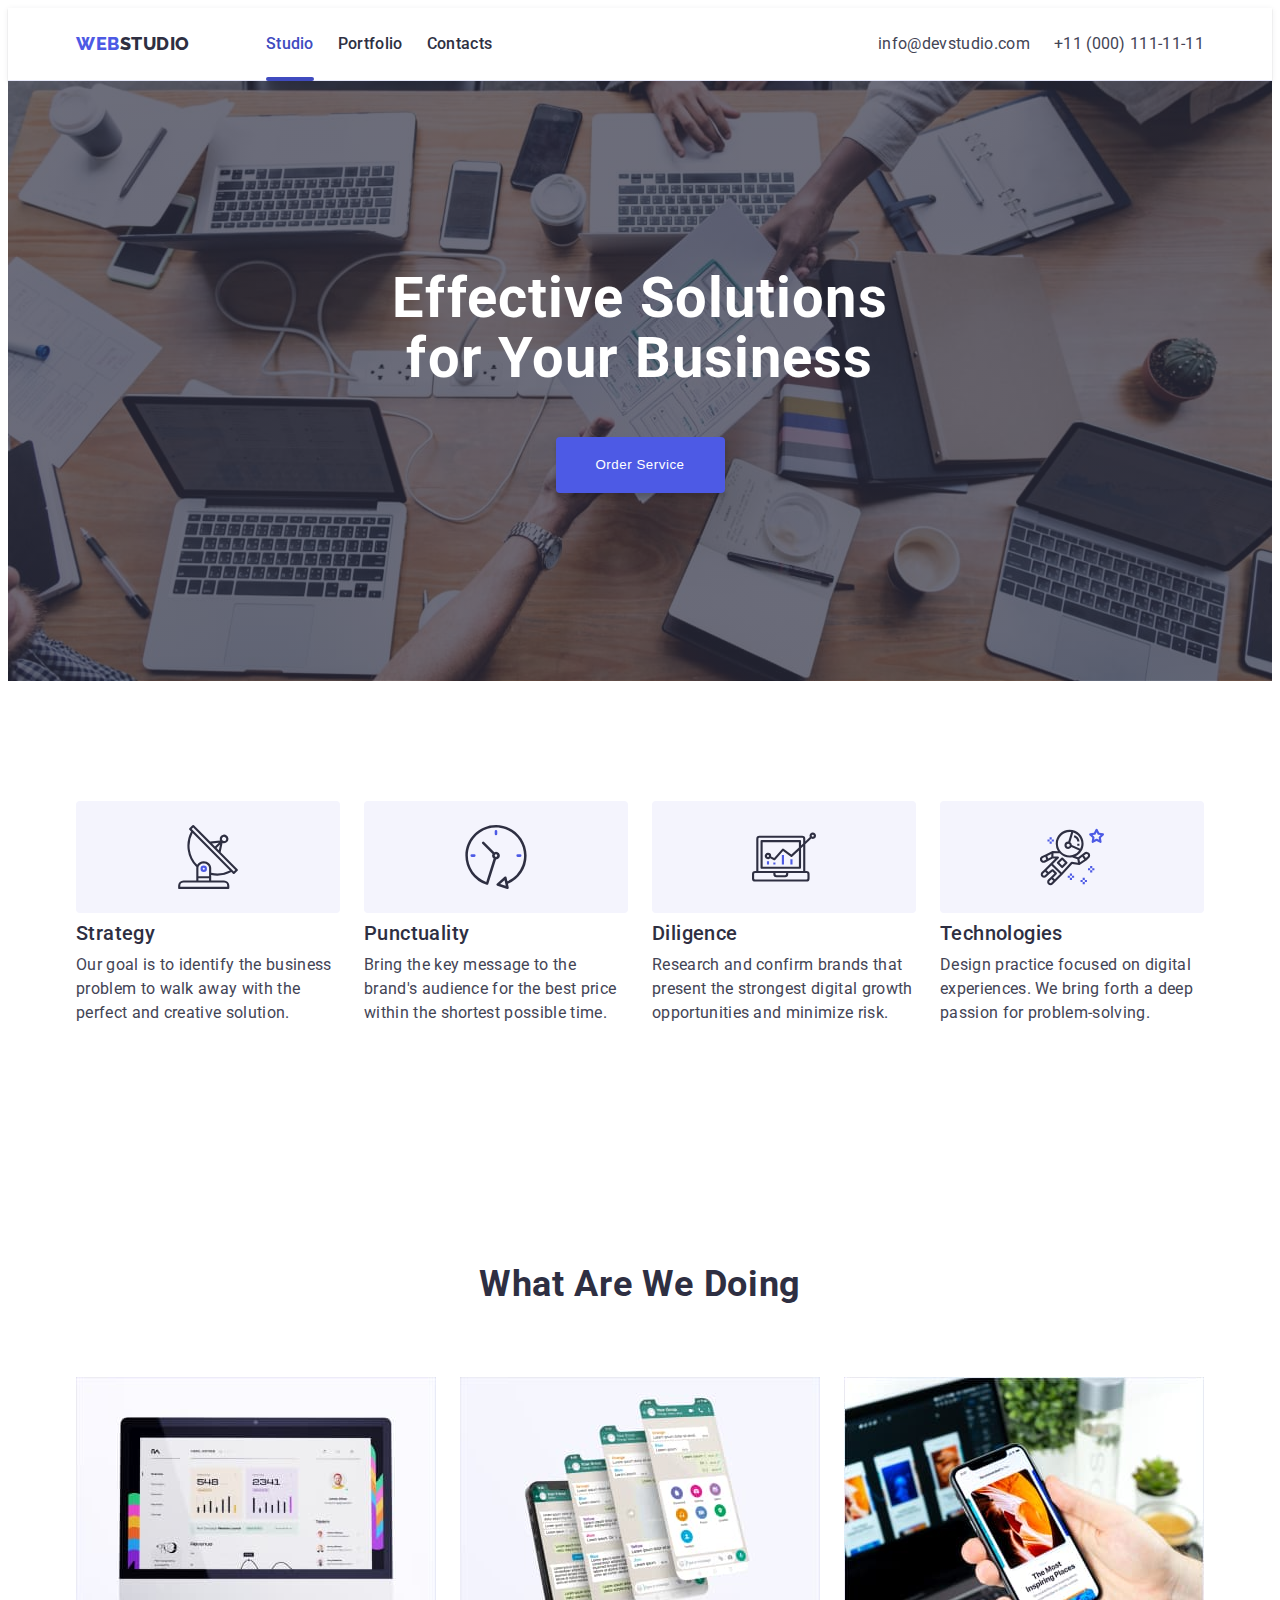
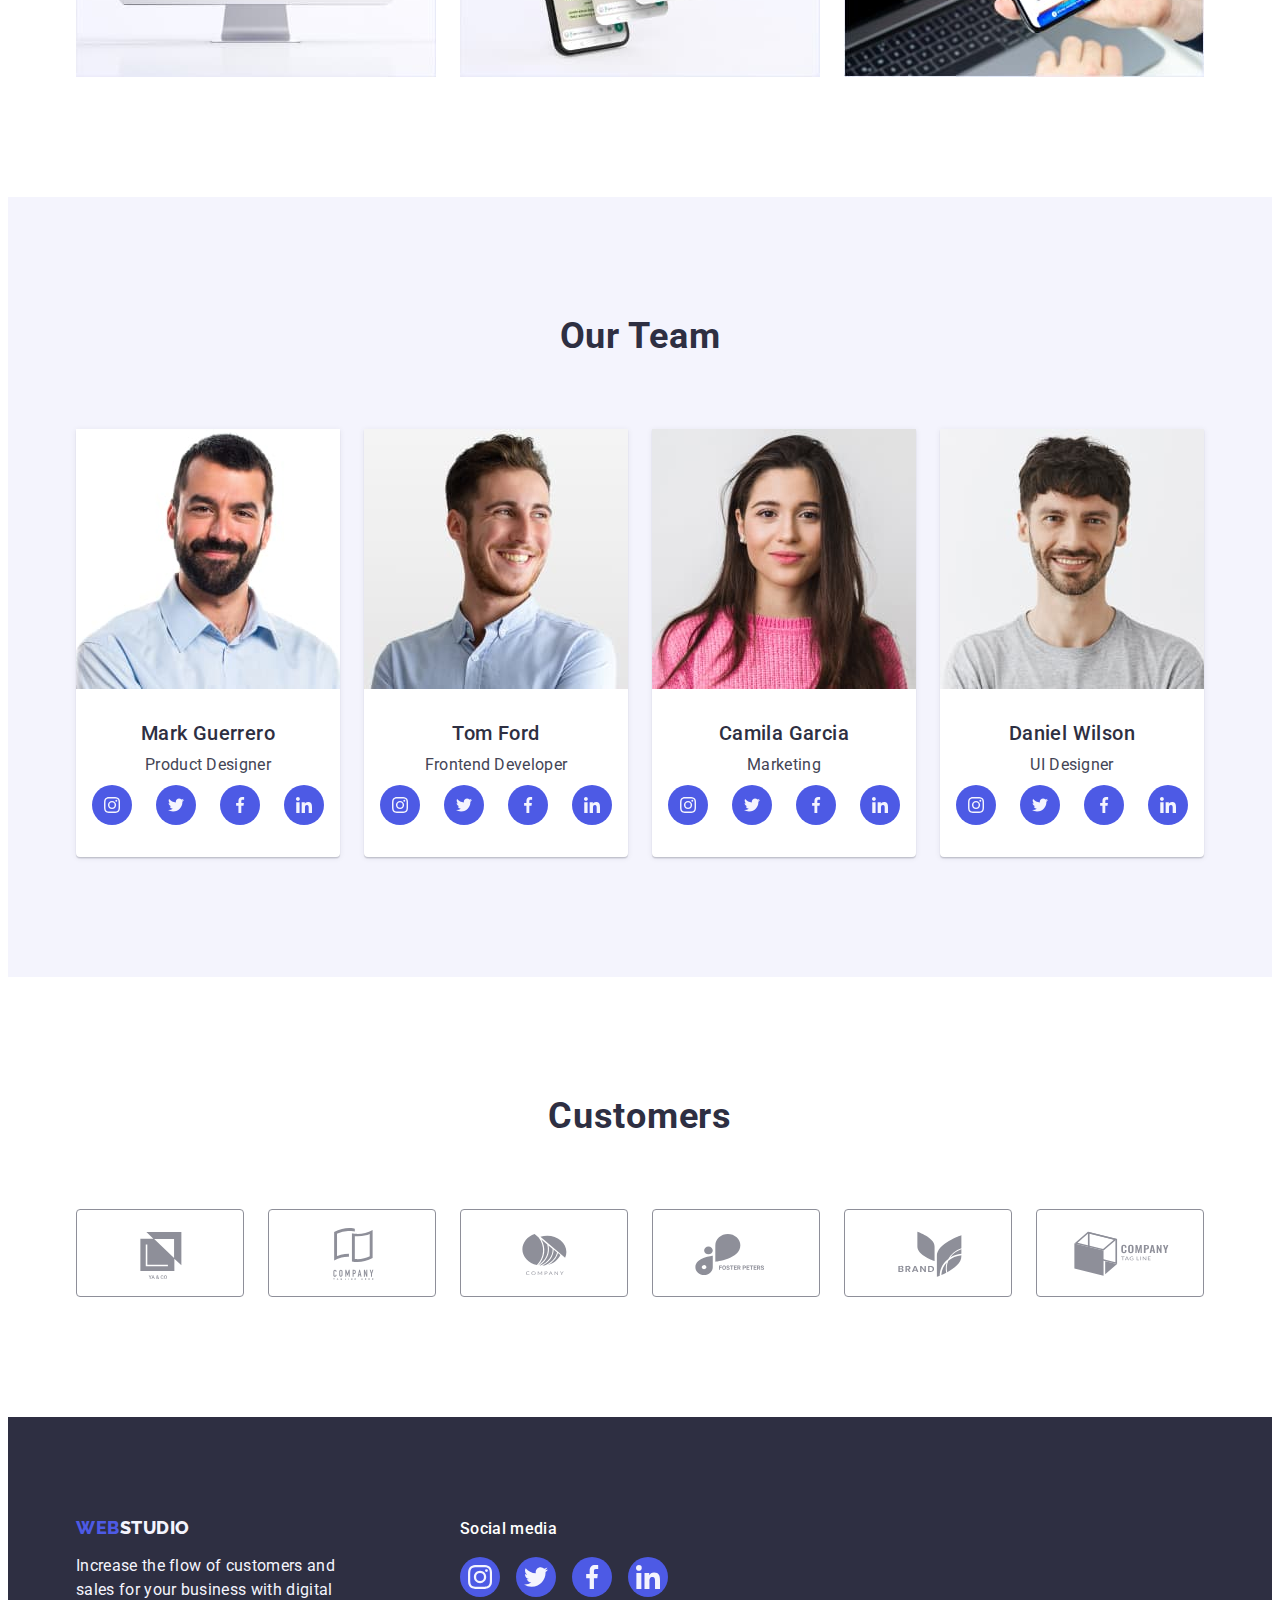
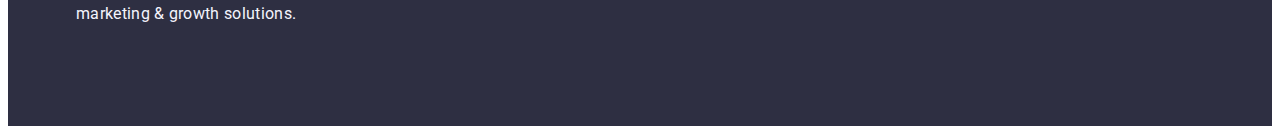
<file: index.html>
<!DOCTYPE html>
<html lang="en">
  <head>
    <meta charset="UTF-8" />
    <meta name="viewport" content="width=device-width, initial-scale=1.0" />

    <title>Effective Solutions for Your Business</title>

    <!-- Normalizator -->
    <link
      rel="stylesheet"
      href="https://cdnjs.cloudflare.com/ajax/libs/modern-normalize/2.0.0/modern-normalize.min.css"
      integrity="sha512-4xo8blKMVCiXpTaLzQSLSw3KFOVPWhm/TRtuPVc4WG6kUgjH6J03IBuG7JZPkcWMxJ5huwaBpOpnwYElP/m6wg=="
      crossorigin="anonymous"
      referrerpolicy="no-referrer"
    />
    <!-- ================== Font Styles =================== -->
    <link rel="preconnect" href="https://fonts.googleapis.com" />
    <link rel="preconnect" href="https://fonts.gstatic.com" crossorigin />
    <link
      href="https://fonts.googleapis.com/css2?family=Raleway:wght@800&family=Roboto:wght@400;500;700;900&display=swap"
      rel="stylesheet"
    />
    <!-- ================== Conection to CSS ============== -->
    <link rel="stylesheet" href="./css/styles.css" />
  </head>

  <!-- =============================== BODY ========================================== -->
  <body>
    <!-- <div class="all"> -->
    <!-- Header. logo, menu, address -->
    <header class="header-main">
      <div class="container header">
        <nav class="header-navigation">
          <!--  -->
          <!--  -->
          <!--  -->
          <a href="./index.html" class="header-link-logo link"
            >Web<span class="span-logo">Studio</span></a
          >
          <!--  -->
          <!--  -->
          <!--  -->
          <ul class="links list header-menu-ul">
            <li>
              <a class="header-link-menu link current" href="./index.html"
                >Studio</a
              >
            </li>
            <li>
              <a class="header-link-menu link" href="./portfolio.html"
                >Portfolio</a
              >
            </li>
            <li>
              <a class="header-link-menu link" href="">Contacts</a>
            </li>
          </ul>
        </nav>
        <!-- Address -->
        <address class="address">
          <ul class="links list address-list">
            <li class="header-menu-list">
              <a
                href="mailto:info@devstudio.com"
                class="header-link-address link"
                >info@devstudio.com</a
              >
            </li>
            <li class="header-menu-list">
              <a href="tel:+110001111111" class="header-link-address link"
                >+11 (000) 111-11-11</a
              >
            </li>
          </ul>
        </address>
      </div>
    </header>

    <!-- ============================== MAIN CONTENT =================================-->
    <main>
      <!-- Section 1.    h1 Main title and button -->
      <section class="section-one">
        <div class="container">
          <h1 class="main-title">Effective Solutions for Your Business</h1>

          <button type="button" class="button-order-service" data-modal-open>
            Order Service
          </button>
        </div>
      </section>

      <!-- Section 2.   Description section -->
      <section class="section-description">
        <div class="container">
          <h2 class="visually-hidden">Description</h2>
          <ul class="links list">
            <li class="features-item">
              <!-- svg -->
              <div class="description-svg-items">
                <svg class="icon" width="64" height="64">
                  <use href="./images/icons.svg#icon-antenna"></use>
                </svg>
              </div>

              <h3 class="dscr-titles">Strategy</h3>
              <p class="description">
                Our goal is to identify the business problem to walk away with
                the perfect and creative solution.
              </p>
            </li>
            <li class="features-item">
              <!-- svg -->
              <div class="description-svg-items">
                <svg class="icon" width="64" height="64">
                  <use href="./images/icons.svg#icon-clock"></use>
                </svg>
              </div>

              <h3 class="dscr-titles">Punctuality</h3>
              <p class="description">
                Bring the key message to the brand's audience for the best price
                within the shortest possible time.
              </p>
            </li>
            <li class="features-item">
              <!-- svg -->
              <div class="description-svg-items">
                <svg class="icon" width="64" height="64">
                  <use href="./images/icons.svg#icon-diagram"></use>
                </svg>
              </div>

              <h3 class="dscr-titles">Diligence</h3>
              <p class="description">
                Research and confirm brands that present the strongest digital
                growth opportunities and minimize risk.
              </p>
            </li>
            <li class="features-item">
              <!-- svg -->
              <div class="description-svg-items">
                <svg class="icon" width="64" height="64">
                  <use href="./images/icons.svg#icon-astronaut"></use>
                </svg>
              </div>

              <h3 class="dscr-titles">Technologies</h3>
              <p class="description">
                Design practice focused on digital experiences. We bring forth a
                deep passion for problem-solving.
              </p>
            </li>
          </ul>
        </div>
      </section>

      <!-- Section 3 "What are we doing".   Pictures, -->
      <section class="section-what-are-we">
        <div class="container">
          <h2 class="section-title">What are we doing</h2>
          <ul class="links list">
            <li class="section-three-list-item">
              <img
                src="./images/rectangle1.jpg"
                alt="Picture of What we are doing 1"
                width="360"
                height="300"
              />
            </li>
            <li class="section-three-list-item">
              <img
                src="./images/rectangle2.jpg"
                alt="Picture of What we are doing 2"
                width="360"
                height="300"
              />
            </li>
            <li class="section-three-list-item">
              <img
                src="./images/rectangle3.jpg"
                alt="Picture of What we are doing 3"
                width="360"
                height="300"
              />
            </li>
          </ul>
        </div>
      </section>

      <!-- Section 4.  "Our team". 4  pictures of the team. List of the team's Names -->
      <section class="section-four">
        <div class="container">
          <h2 class="section-title">Our Team</h2>
          <ul class="links list">
            <li class="section-four-list">
              <img
                src="./images/img1.jpg"
                alt="Picture of our portfolio 1"
                width="264"
                height="260"
              />
              <div class="paragraph-box">
                <h3 class="section-four-list-title">Mark Guerrero</h3>

                <p class="section-four-list-paragraph">Product Designer</p>
                <!-- svg links social media -->
                <ul class="social-media-ul links">
                  <li class="social-media-li">
                    <a
                      href="https://www.instagram.com"
                      target="_blank"
                      rel="noopener no-referrer"
                      aria-label="social media link"
                      class="icon-media-link"
                    >
                      <svg class="icon-social-media" width="16" height="16">
                        <use href="./images/icons.svg#icon-instagram"></use>
                      </svg>
                    </a>
                  </li>
                  <li class="social-media-li">
                    <a
                      href="https://twitter.com"
                      target="_blank"
                      rel="noopener no-referrer"
                      aria-label="social media link"
                      class="icon-media-link"
                    >
                      <svg class="icon-social-media" width="16" height="16">
                        <use href="./images/icons.svg#icon-twitter"></use>
                      </svg>
                    </a>
                  </li>
                  <li class="social-media-li">
                    <a
                      href="https://www.facebook.com"
                      target="_blank"
                      rel="noopener no-referrer"
                      aria-label="social media link"
                      class="icon-media-link"
                    >
                      <svg class="icon-social-media" width="16" height="16">
                        <use href="./images/icons.svg#icon-facebook"></use>
                      </svg>
                    </a>
                  </li>
                  <li class="social-media-li">
                    <a
                      href="https://www.linkedin.com"
                      target="_blank"
                      rel="noopener no-referrer"
                      aria-label="social media link"
                      class="icon-media-link"
                    >
                      <svg class="icon-social-media" width="16" height="16">
                        <use href="./images/icons.svg#icon-linkedin"></use>
                      </svg>
                    </a>
                  </li>
                </ul>
              </div>
            </li>
            <li class="section-four-list">
              <img
                src="./images/img2.jpg"
                alt="Picture of our portfolio 2"
                width="264"
                height="260"
              />

              <div class="paragraph-box">
                <h3 class="section-four-list-title">Tom Ford</h3>
                <p class="section-four-list-paragraph">Frontend Developer</p>
                <!-- svg links social media -->
                <ul class="social-media-ul links">
                  <li class="social-media-li">
                    <a
                      href="https://www.instagram.com"
                      target="_blank"
                      rel="noopener no-referrer"
                      aria-label="social media link"
                      class="icon-media-link"
                    >
                      <svg class="icon-social-media" width="16" height="16">
                        <use href="./images/icons.svg#icon-instagram"></use>
                      </svg>
                    </a>
                  </li>
                  <li class="social-media-li">
                    <a
                      href="https://twitter.com"
                      target="_blank"
                      rel="noopener no-referrer"
                      aria-label="social media link"
                      class="icon-media-link"
                    >
                      <svg class="icon-social-media" width="16" height="16">
                        <use href="./images/icons.svg#icon-twitter"></use>
                      </svg>
                    </a>
                  </li>
                  <li class="social-media-li">
                    <a
                      href="https://www.facebook.com"
                      target="_blank"
                      rel="noopener no-referrer"
                      aria-label="social media link"
                      class="icon-media-link"
                    >
                      <svg class="icon-social-media" width="16" height="16">
                        <use href="./images/icons.svg#icon-facebook"></use>
                      </svg>
                    </a>
                  </li>
                  <li class="social-media-li">
                    <a
                      href="https://www.linkedin.com"
                      target="_blank"
                      rel="noopener no-referrer"
                      aria-label="social media link"
                      class="icon-media-link"
                    >
                      <svg class="icon-social-media" width="16" height="16">
                        <use href="./images/icons.svg#icon-linkedin"></use>
                      </svg>
                    </a>
                  </li>
                </ul>
              </div>
            </li>
            <li class="section-four-list">
              <img
                src="./images/img3.jpg"
                alt="Picture of our portfolio 3"
                width="264"
                height="260"
              />

              <div class="paragraph-box">
                <h3 class="section-four-list-title">Camila Garcia</h3>
                <p class="section-four-list-paragraph">Marketing</p>
                <!-- svg links social media -->
                <ul class="social-media-ul links">
                  <li class="social-media-li">
                    <a
                      href="https://www.instagram.com"
                      target="_blank"
                      rel="noopener no-referrer"
                      aria-label="social media link"
                      class="icon-media-link"
                    >
                      <svg class="icon-social-media" width="16" height="16">
                        <use href="./images/icons.svg#icon-instagram"></use>
                      </svg>
                    </a>
                  </li>
                  <li class="social-media-li">
                    <a
                      href="https://twitter.com"
                      target="_blank"
                      rel="noopener no-referrer"
                      aria-label="social media link"
                      class="icon-media-link"
                    >
                      <svg class="icon-social-media" width="16" height="16">
                        <use href="./images/icons.svg#icon-twitter"></use>
                      </svg>
                    </a>
                  </li>
                  <li class="social-media-li">
                    <a
                      href="https://www.facebook.com"
                      target="_blank"
                      rel="noopener no-referrer"
                      aria-label="social media link"
                      class="icon-media-link"
                    >
                      <svg class="icon-social-media" width="16" height="16">
                        <use href="./images/icons.svg#icon-facebook"></use>
                      </svg>
                    </a>
                  </li>
                  <li class="social-media-li">
                    <a
                      href="https://www.linkedin.com"
                      target="_blank"
                      rel="noopener no-referrer"
                      aria-label="social media link"
                      class="icon-media-link"
                    >
                      <svg class="icon-social-media" width="16" height="16">
                        <use href="./images/icons.svg#icon-linkedin"></use>
                      </svg>
                    </a>
                  </li>
                </ul>
              </div>
            </li>
            <li class="section-four-list">
              <img
                src="./images/img4.jpg"
                alt="Picture of our portfolio 4"
                width="264"
                height="260"
              />

              <div class="paragraph-box">
                <h3 class="section-four-list-title">Daniel Wilson</h3>
                <p class="section-four-list-paragraph">UI Designer</p>
                <!-- svg links social media -->
                <ul class="social-media-ul links">
                  <li class="social-media-li">
                    <a
                      href="https://www.instagram.com"
                      target="_blank"
                      rel="noopener no-referrer"
                      aria-label="social media link"
                      class="icon-media-link"
                    >
                      <svg class="icon-social-media" width="16" height="16">
                        <use href="./images/icons.svg#icon-instagram"></use>
                      </svg>
                    </a>
                  </li>
                  <li class="social-media-li">
                    <a
                      href="https://twitter.com"
                      target="_blank"
                      rel="noopener no-referrer"
                      aria-label="social media link"
                      class="icon-media-link"
                    >
                      <svg class="icon-social-media" width="16" height="16">
                        <use href="./images/icons.svg#icon-twitter"></use>
                      </svg>
                    </a>
                  </li>
                  <li class="social-media-li">
                    <a
                      href="https://www.facebook.com"
                      target="_blank"
                      rel="noopener no-referrer"
                      aria-label="social media link"
                      class="icon-media-link"
                    >
                      <svg class="icon-social-media" width="16" height="16">
                        <use href="./images/icons.svg#icon-facebook"></use>
                      </svg>
                    </a>
                  </li>
                  <li class="social-media-li">
                    <a
                      href="https://www.linkedin.com"
                      target="_blank"
                      rel="noopener no-referrer"
                      aria-label="social media link"
                      class="icon-media-link"
                    >
                      <svg class="icon-social-media" width="16" height="16">
                        <use href="./images/icons.svg#icon-linkedin"></use>
                      </svg>
                    </a>
                  </li>
                </ul>
              </div>
            </li>
          </ul>
        </div>
      </section>
      <!-- Section 5. Customers. Icons. SVG -->
      <section class="section-customer">
        <div class="container">
          <h2 class="section-title">Customers</h2>
          <ul class="list customer-ul">
            <li class="customer-list">
              <!-----------------------------------------------------  -->
              <a href="" class="customer-links">
                <svg class="icon-customers" width="104" height="56">
                  <use href="./images/icons.svg#icon-logo1"></use>
                </svg>
              </a>
              <!-----------------------------------------------------  -->
            </li>
            <li class="customer-list">
              <!-----------------------------------------------------  -->
              <a href="" class="customer-links">
                <svg class="icon-customers" width="104" height="56">
                  <use href="./images/icons.svg#icon-logo2"></use>
                </svg>
              </a>
              <!-----------------------------------------------------  -->
            </li>
            <li class="customer-list">
              <!-----------------------------------------------------  -->
              <a href="" class="customer-links">
                <svg class="icon-customers" width="104" height="56">
                  <use href="./images/icons.svg#icon-logo3"></use>
                </svg>
              </a>
              <!-----------------------------------------------------  -->
            </li>
            <li class="customer-list">
              <!-----------------------------------------------------  -->
              <a href="" class="customer-links">
                <svg class="icon-customers" width="104" height="56">
                  <use href="./images/icons.svg#icon-logo4"></use>
                </svg>
              </a>
              <!-----------------------------------------------------  -->
            </li>
            <li class="customer-list">
              <!-----------------------------------------------------  -->
              <a href="" class="customer-links">
                <svg class="icon-customers" width="104" height="56">
                  <use href="./images/icons.svg#icon-logo5"></use>
                </svg>
              </a>
              <!-----------------------------------------------------  -->
            </li>
            <li class="customer-list">
              <!-----------------------------------------------------  -->
              <a href="" class="customer-links">
                <svg class="icon-customers" width="104" height="56">
                  <use href="./images/icons.svg#icon-logo6"></use>
                </svg>
              </a>
              <!-----------------------------------------------------  -->
            </li>
          </ul>
        </div>
      </section>
    </main>

    <!-- ================================= FOOTER =====================================-->
    <!--                                                       -->
    <footer class="footer">
      <div class="container">
        <div class="container-footer">
          <a href="./index.html" class="footer-link-logo link"
            >Web<span class="span-logo-footer">Studio</span></a
          >

          <p class="footer-paragraph">
            Increase the flow of customers and sales for your business with
            digital marketing & growth solutions.
          </p>
        </div>

        <div class="social-media-footer">
          <p class="foorer-header-icons">Social media</p>
          <!-- svg links social media -->
          <ul class="social-media-ul links footer-icons">
            <li class="social-media-li">
              <a
                href="https://www.instagram.com"
                target="_blank"
                rel="noopener no-referrer"
                aria-label="social media link"
                class="icon-media-link footer-icons-link"
              >
                <svg class="icon-social-media" width="24" height="24">
                  <use href="./images/icons.svg#icon-instagram"></use>
                </svg>
              </a>
            </li>
            <li class="social-media-li">
              <a
                href="https://twitter.com"
                target="_blank"
                rel="noopener no-referrer"
                aria-label="social media link"
                class="icon-media-link footer-icons-link"
              >
                <svg class="icon-social-media" width="24" height="24">
                  <use href="./images/icons.svg#icon-twitter"></use>
                </svg>
              </a>
            </li>
            <li class="social-media-li">
              <a
                href="https://www.facebook.com"
                target="_blank"
                rel="noopener no-referrer"
                aria-label="social media link"
                class="icon-media-link footer-icons-link"
              >
                <svg class="icon-social-media" width="24" height="24">
                  <use href="./images/icons.svg#icon-facebook"></use>
                </svg>
              </a>
            </li>
            <li class="social-media-li">
              <a
                href="https://www.linkedin.com"
                target="_blank"
                rel="noopener no-referrer"
                aria-label="social media link"
                class="icon-media-link footer-icons-link"
              >
                <svg class="icon-social-media" width="24" height="24">
                  <use href="./images/icons.svg#icon-linkedin"></use>
                </svg>
              </a>
            </li>
          </ul>
        </div>
      </div>
    </footer>
    <!-- </div> -->
    <!-- Pop-ups -->
    <div class="backdrops is-hidden" data-modal>
      <div class="modal">
        <button type="button" class="modal-close-btn close" data-modal-close>
          <svg class="close-icon" width="8" height="8">
            <use href="./images/icons.svg#close"></use>
          </svg>
        </button>
        <!-- ---------------------------5 дз --------------------------------->
        <p class="modal-p">Leave your contacts and we will call you back</p>
        <form class="modal-form">
          <div class="modal-form-box">
            <!-- Name -->
            <div class="modal-field">
              <label for="user-name" class="modal-label">Name</label>
              <div class="modal-input-wrap">
                <input
                  type="text"
                  name="user-name"
                  class="modal-input"
                  placeholder="Enter name"
                  id="user-name"
                />
                <svg class="form-icon" width="18" height="18">
                  <use href="./images/icons.svg#icon-person-black"></use>
                </svg>
              </div>
            </div>
            <!-- Phone -->
            <div class="modal-field">
              <label for="user-phone" class="modal-label">Phone</label>
              <div class="modal-input-wrap">
                <input
                  type="text"
                  name="user-phone"
                  class="modal-input"
                  placeholder="Enter phone"
                  id="user-phone"
                />
                <svg class="form-icon" width="18" height="18">
                  <use href="./images/icons.svg#icon-phone-black"></use>
                </svg>
              </div>
            </div>
            <!-- Email -->
            <div class="modal-field">
              <label for="user-email" class="modal-label">Email</label>
              <div class="modal-input-wrap">
                <input
                  type="text"
                  name="user-email"
                  class="modal-input"
                  placeholder="Enter email"
                  id="user-email"
                />
                <svg class="form-icon" width="18" height="18">
                  <use href="./images/icons.svg#icon-email-black"></use>
                </svg>
              </div>
            </div>
            <!-- Comments -->
            <div class="modal-field">
              <label for="user-comment" class="modal-label">Comment</label>
              <textarea
                name="user-comment"
                placeholder="Text input"
                id="user-comment"
                class="modal-input-comment"
              ></textarea>
              <!-- <input
                type="text"
                name="user-comment"
                class="modal-input-comment"
                placeholder="Text input"
                id="user-comment"
              /> -->
            </div>
          </div>
          <div class="checkbox-container">
            <input
              type="checkbox"
              name="user-email"
              class="checkbox"
              required
            />
            <p class="modal-checkbox-consent">
              I accept the terms and conditions of the
              <span class="checkbox-span"
                ><a
                  href="https://enty.io/en-nl/create-contract?utm_term=pp&utm_source=google&utm_medium=cpc&utm_campaign=NL-Contracts-NL-ENG-PP&gad=1&gclid=CjwKCAjwp8OpBhAFEiwAG7NaEoVN14w5dd7MSqm2kueBD7vRL4VcgNjdQ5BFr6mQU8xLMKh-oUoDqBoCHugQAvD_BwE"
                  target="_blank"
                  rel="noopener no-referrer"
                  aria-label="social media link"
                  >Privacy Policy</a
                ></span
              >
            </p>
          </div>
          <button type="submit" class="button-send-form">Send</button>
        </form>

        <!-- / дз 5 -->
      </div>
    </div>

    <!-- script connection -->
    <script src="./js/modal.js"></script>
  </body>
</html>
</file>
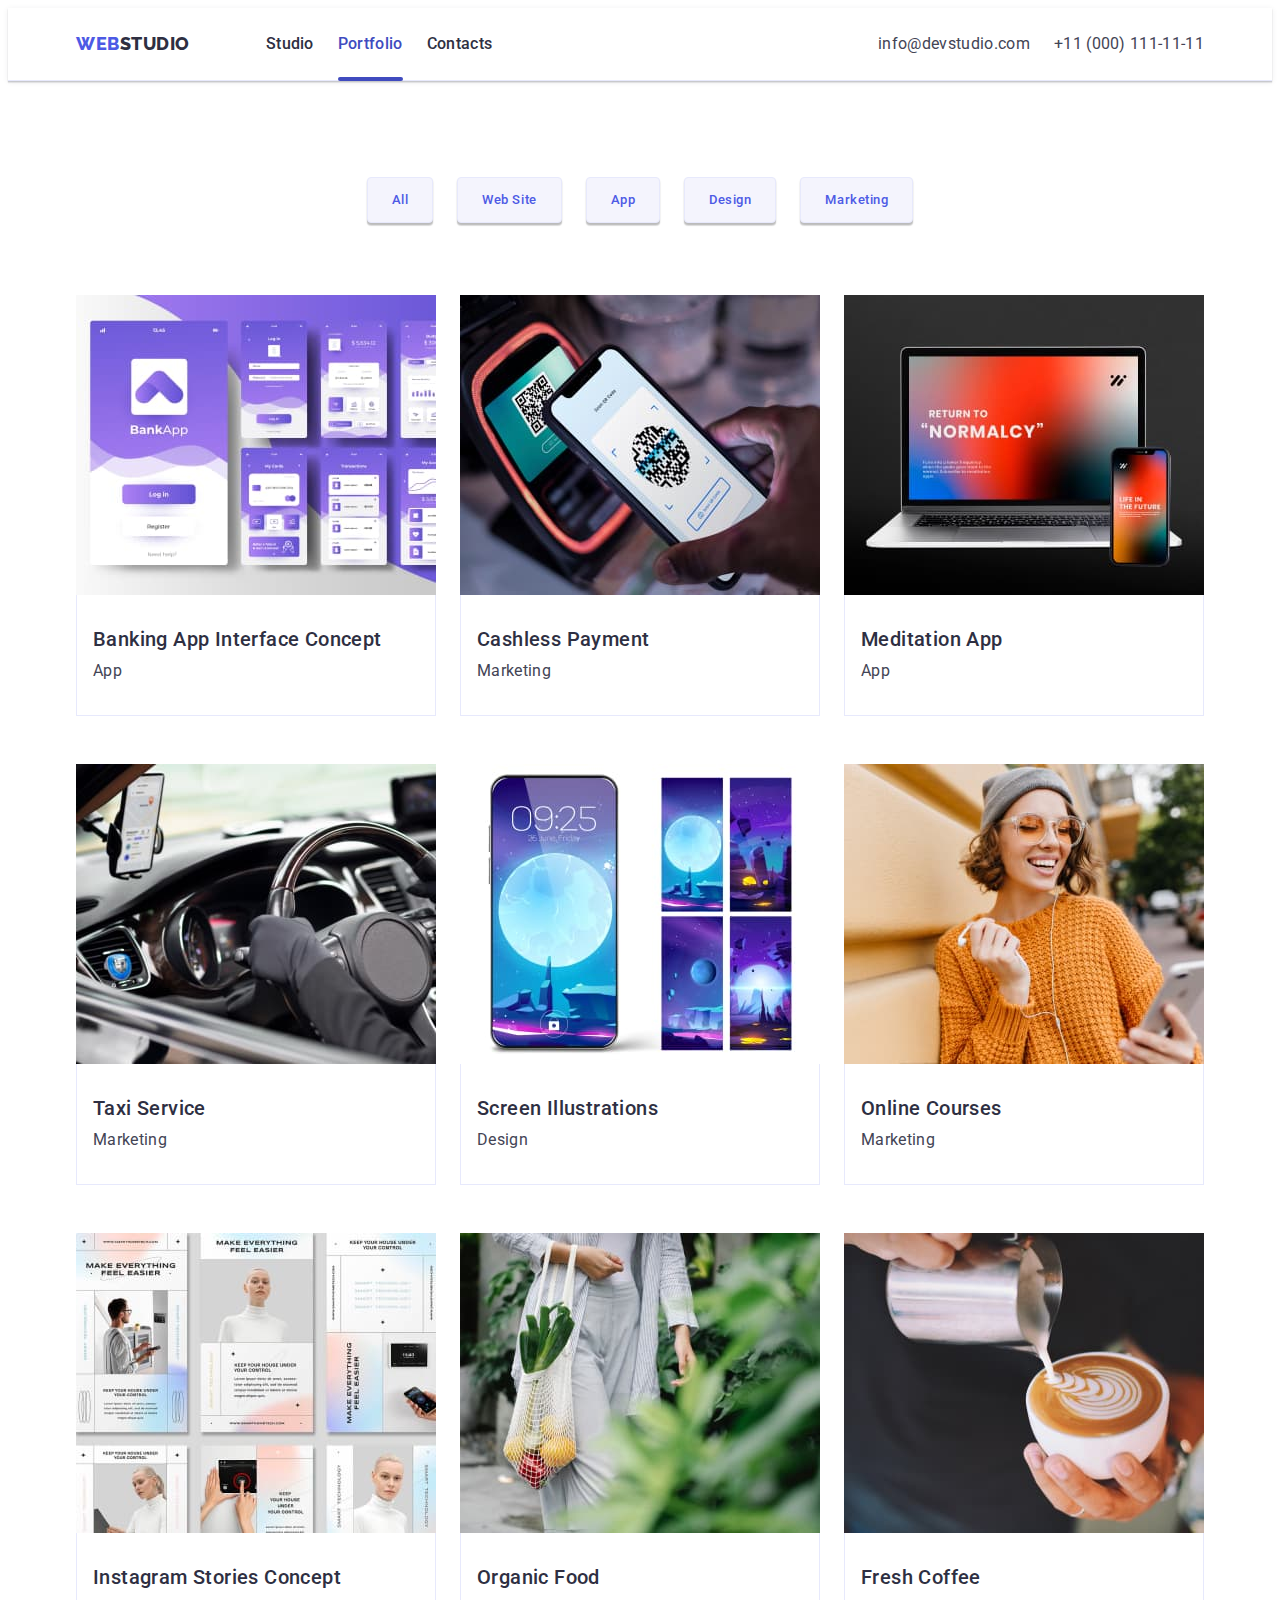
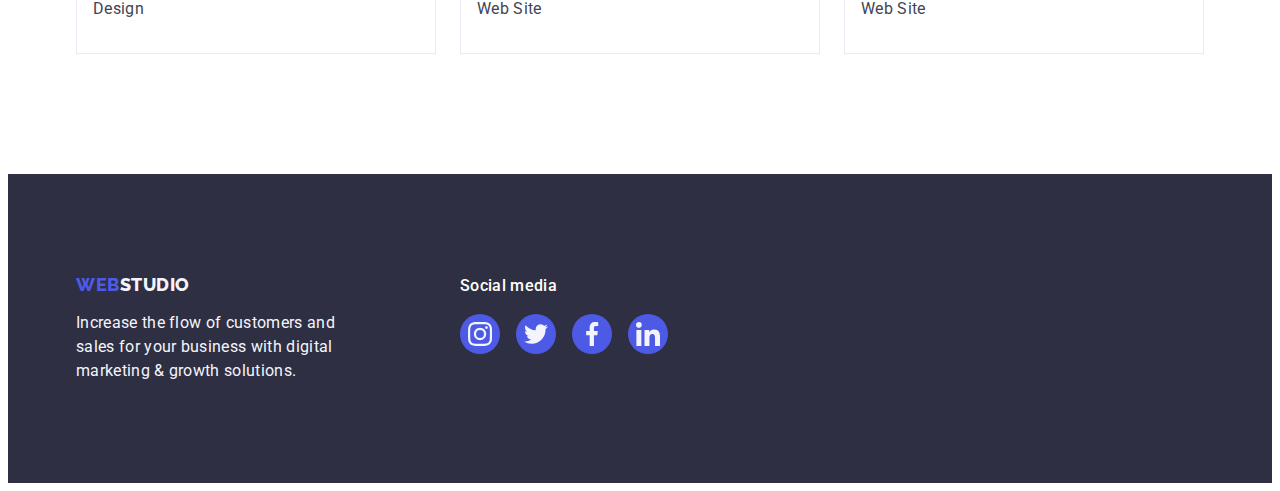
<file: portfolio.html>
<!DOCTYPE html>
<html lang="en">
  <head>
    <meta charset="UTF-8" />
    <meta name="viewport" content="width=device-width, initial-scale=1.0" />
    <title>Portfolio</title>

    <!-- Normalizator -->
    <link
      rel="stylesheet"
      href="https://cdnjs.cloudflare.com/ajax/libs/modern-normalize/2.0.0/modern-normalize.min.css"
      integrity="sha512-4xo8blKMVCiXpTaLzQSLSw3KFOVPWhm/TRtuPVc4WG6kUgjH6J03IBuG7JZPkcWMxJ5huwaBpOpnwYElP/m6wg=="
      crossorigin="anonymous"
      referrerpolicy="no-referrer"
    />
    <!-- ================== Font Styles =================== -->
    <link rel="preconnect" href="https://fonts.googleapis.com" />
    <link rel="preconnect" href="https://fonts.gstatic.com" crossorigin />
    <link
      href="https://fonts.googleapis.com/css2?family=Raleway:wght@800&family=Roboto:wght@400;500;700;900&display=swap"
      rel="stylesheet"
    />
    <!-- ================== Conection to CSS ============== -->
    <link rel="stylesheet" href="./css/styles.css" />
  </head>

  <!-- ================================ BODY ===================================== -->
  <body>
    <div class="all">
      <!-- Header. logo, menu, address -->
      <header class="header-main">
        <div class="container header">
          <nav class="header-navigation">
            <!--  -->
            <!--  -->
            <!--  -->
            <a href="./index.html" class="header-link-logo link"
              >Web<span class="span-logo">Studio</span></a
            >
            <!--  -->
            <!--  -->
            <!--  -->
            <ul class="links list header-menu-ul">
              <li>
                <a class="header-link-menu link" href="./index.html">Studio</a>
              </li>
              <li>
                <a class="header-link-menu link current" href="./portfolio.html"
                  >Portfolio</a
                >
              </li>
              <li>
                <a class="header-link-menu link" href="">Contacts</a>
              </li>
            </ul>
          </nav>
          <!-- Address -->
          <address class="address">
            <ul class="links list address-list">
              <li class="header-menu-list">
                <a
                  href="mailto:info@devstudio.com"
                  class="header-link-address link"
                  >info@devstudio.com</a
                >
              </li>
              <li class="header-menu-list">
                <a href="tel:+110001111111" class="header-link-address link"
                  >+11 (000) 111-11-11</a
                >
              </li>
            </ul>
          </address>
        </div>
      </header>

      <!-- ================================ MAIN CONTENT ================================-->
      <!--                                The Portfolio                                 -->
      <main>
        <!-- Section 1. Buttons -->
        <section class="section">
          <div class="container">
            <h1 class="visually-hidden">Portfolio</h1>

            <ul class="links list ul-portfolio-buttons">
              <li>
                <button type="button" class="button-portfolio">All</button>
              </li>
              <li>
                <button type="button" class="button-portfolio">Web Site</button>
              </li>
              <li>
                <button type="button" class="button-portfolio">App</button>
              </li>
              <li>
                <button type="button" class="button-portfolio">Design</button>
              </li>
              <li>
                <button type="button" class="button-portfolio">
                  Marketing
                </button>
              </li>
            </ul>

            <!--  -->
            <!--  -->
            <!--  -->
            <!--  -->
            <!--  -->
            <!--  -->

            <ul class="links list ul-portfolio-list">
              <li class="portfolio-list-view">
                <a href="" class="links-portfolio link">
                  <!-- overlay box -->
                  <div class="box">
                    <img
                      src="./images/portfolio-1.jpg"
                      alt="Portfolio picture of App"
                      width="360"
                      height="300"
                    />

                    <!-- overlay -->

                    <p class="overlay-p">
                      14 Stylish and User-Friendly App Design Concepts · Task
                      Manager App · Calorie Tracker App · Exotic Fruit Ecommerce
                      App · Cloud Storage App
                    </p>
                  </div>
                  <!-- /overlay -->
                  <div class="portfolio-ietm-box">
                    <h2 class="dscr-titles title-portfolio">
                      Banking App Interface Concept
                    </h2>
                    <p class="description paragraph-portfolio">App</p>
                  </div></a
                >
              </li>

              <li class="portfolio-list-view">
                <a href="" class="links-portfolio link">
                  <!-- overlay box -->
                  <div class="box">
                    <img
                      src="./images/portfolio-2.jpg"
                      alt="Portfolio picture of Marketing"
                      width="360"
                      height="300"
                    />
                    <!-- overlay -->

                    <p class="overlay-p">
                      14 Stylish and User-Friendly App Design Concepts · Task
                      Manager App · Calorie Tracker App · Exotic Fruit Ecommerce
                      App · Cloud Storage App
                    </p>
                  </div>
                  <!-- /overlay -->
                  <div class="portfolio-ietm-box">
                    <h2 class="dscr-titles title-portfolio">
                      Cashless Payment
                    </h2>
                    <p class="description paragraph-portfolio">Marketing</p>
                  </div></a
                >
              </li>

              <li class="portfolio-list-view">
                <a href="" class="links-portfolio link">
                  <!-- overlay box -->
                  <div class="box">
                    <img
                      src="./images/portfolio-3.jpg"
                      alt="Portfolio picture of App"
                      width="360"
                      height="300"
                    />
                    <!-- overlay -->

                    <p class="overlay-p">
                      14 Stylish and User-Friendly App Design Concepts · Task
                      Manager App · Calorie Tracker App · Exotic Fruit Ecommerce
                      App · Cloud Storage App
                    </p>
                  </div>
                  <!-- /overlay -->
                  <div class="portfolio-ietm-box">
                    <h2 class="dscr-titles title-portfolio">Meditation App</h2>
                    <p class="description paragraph-portfolio">App</p>
                  </div></a
                >
              </li>

              <li class="portfolio-list-view">
                <a href="" class="links-portfolio link">
                  <!-- overlay box -->
                  <div class="box">
                    <img
                      src="./images/portfolio-4.jpg"
                      alt="Portfolio picture of Marketing"
                      width="360"
                      height="300"
                    />
                    <!-- overlay -->

                    <p class="overlay-p">
                      14 Stylish and User-Friendly App Design Concepts · Task
                      Manager App · Calorie Tracker App · Exotic Fruit Ecommerce
                      App · Cloud Storage App
                    </p>
                  </div>
                  <!-- /overlay -->
                  <div class="portfolio-ietm-box">
                    <h2 class="dscr-titles title-portfolio">Taxi Service</h2>
                    <p class="description paragraph-portfolio">Marketing</p>
                  </div></a
                >
              </li>
              <li class="portfolio-list-view">
                <a href="" class="links-portfolio link">
                  <!-- overlay box -->
                  <div class="box">
                    <img
                      src="./images/portfolio-5.jpg"
                      alt="Portfolio picture of Design"
                      width="360"
                      height="300"
                    />
                    <!-- overlay -->

                    <p class="overlay-p">
                      14 Stylish and User-Friendly App Design Concepts · Task
                      Manager App · Calorie Tracker App · Exotic Fruit Ecommerce
                      App · Cloud Storage App
                    </p>
                  </div>
                  <!-- /overlay -->
                  <div class="portfolio-ietm-box">
                    <h2 class="dscr-titles title-portfolio">
                      Screen Illustrations
                    </h2>
                    <p class="description paragraph-portfolio">Design</p>
                  </div>
                </a>
              </li>
              <li class="portfolio-list-view">
                <a href="" class="links-portfolio link">
                  <!-- overlay box -->
                  <div class="box">
                    <img
                      src="./images/portfolio-6.jpg"
                      alt="Portfolio picture of Marketing"
                      width="360"
                      height="300"
                    />
                    <!-- overlay -->

                    <p class="overlay-p">
                      14 Stylish and User-Friendly App Design Concepts · Task
                      Manager App · Calorie Tracker App · Exotic Fruit Ecommerce
                      App · Cloud Storage App
                    </p>
                  </div>
                  <!-- /overlay -->
                  <div class="portfolio-ietm-box">
                    <h2 class="dscr-titles title-portfolio">Online Courses</h2>
                    <p class="description paragraph-portfolio">Marketing</p>
                  </div></a
                >
              </li>
              <li class="portfolio-list-view">
                <a href="" class="links-portfolio link">
                  <!-- overlay box -->
                  <div class="box">
                    <img
                      src="./images/portfolio-7.jpg"
                      alt="Portfolio picture of Design"
                      width="360"
                      height="300"
                    />
                    <!-- overlay -->

                    <p class="overlay-p">
                      14 Stylish and User-Friendly App Design Concepts · Task
                      Manager App · Calorie Tracker App · Exotic Fruit Ecommerce
                      App · Cloud Storage App
                    </p>
                  </div>
                  <!-- /overlay -->
                  <div class="portfolio-ietm-box">
                    <h2 class="dscr-titles title-portfolio">
                      Instagram Stories Concept
                    </h2>
                    <p class="description paragraph-portfolio">Design</p>
                  </div></a
                >
              </li>
              <li class="portfolio-list-view">
                <a href="" class="links-portfolio link link">
                  <!-- overlay box -->
                  <div class="box">
                    <img
                      src="./images/portfolio-8.jpg"
                      alt="Portfolio picture of Web Site"
                      width="360"
                      height="300"
                    />
                    <!-- overlay -->

                    <p class="overlay-p">
                      14 Stylish and User-Friendly App Design Concepts · Task
                      Manager App · Calorie Tracker App · Exotic Fruit Ecommerce
                      App · Cloud Storage App
                    </p>
                  </div>
                  <!-- /overlay -->
                  <div class="portfolio-ietm-box">
                    <h2 class="dscr-titles title-portfolio">Organic Food</h2>
                    <p class="description paragraph-portfolio">Web Site</p>
                  </div></a
                >
              </li>
              <li class="portfolio-list-view">
                <a href="" class="links-portfolio link">
                  <!-- overlay box -->
                  <div class="box">
                    <img
                      src="./images/portfolio-9.jpg"
                      alt="Portfolio picture of Web Site"
                      width="360"
                      height="300"
                    />
                    <!-- overlay -->

                    <p class="overlay-p">
                      14 Stylish and User-Friendly App Design Concepts · Task
                      Manager App · Calorie Tracker App · Exotic Fruit Ecommerce
                      App · Cloud Storage App
                    </p>
                  </div>
                  <!-- /overlay -->
                  <div class="portfolio-ietm-box">
                    <h2 class="dscr-titles title-portfolio">Fresh Coffee</h2>
                    <p class="description paragraph-portfolio">Web Site</p>
                  </div></a
                >
              </li>

              <!-- ///////////////////////////////////// -->
              <!-- ///////////////////////////////////// -->
              <!-- ///////////////////////////////////// -->
            </ul>
            <!-- ///////////////////////////////////// -->
            <!-- ///////////////////////////////////// -->
            <!-- ///////////////////////////////////// -->
          </div>
        </section>
      </main>

      <!-- ================================= FOOTER =====================================-->
      <!--                                                       -->
      <footer class="footer">
        <div class="container">
          <div class="container-footer">
            <a href="./index.html" class="footer-link-logo link"
              >Web<span class="span-logo-footer">Studio</span></a
            >

            <p class="footer-paragraph">
              Increase the flow of customers and sales for your business with
              digital marketing & growth solutions.
            </p>
          </div>

          <div class="social-media-footer">
            <p class="foorer-header-icons">Social media</p>
            <!-- svg links social media -->
            <ul class="social-media-ul links footer-icons">
              <li class="social-media-li">
                <a
                  href="https://www.instagram.com"
                  target="_blank"
                  rel="noopener no-referrer"
                  aria-label="social media link"
                  class="icon-media-link footer-icons-link"
                >
                  <svg class="icon-social-media" width="24" height="24">
                    <use href="./images/icons.svg#icon-instagram"></use>
                  </svg>
                </a>
              </li>
              <li class="social-media-li">
                <a
                  href="https://twitter.com"
                  target="_blank"
                  rel="noopener no-referrer"
                  aria-label="social media link"
                  class="icon-media-link footer-icons-link"
                >
                  <svg class="icon-social-media" width="24" height="24">
                    <use href="./images/icons.svg#icon-twitter"></use>
                  </svg>
                </a>
              </li>
              <li class="social-media-li">
                <a
                  href="https://www.facebook.com"
                  target="_blank"
                  rel="noopener no-referrer"
                  aria-label="social media link"
                  class="icon-media-link footer-icons-link"
                >
                  <svg class="icon-social-media" width="24" height="24">
                    <use href="./images/icons.svg#icon-facebook"></use>
                  </svg>
                </a>
              </li>
              <li class="social-media-li">
                <a
                  href="https://www.linkedin.com"
                  target="_blank"
                  rel="noopener no-referrer"
                  aria-label="social media link"
                  class="icon-media-link footer-icons-link"
                >
                  <svg class="icon-social-media" width="24" height="24">
                    <use href="./images/icons.svg#icon-linkedin"></use>
                  </svg>
                </a>
              </li>
            </ul>
          </div>
        </div>
      </footer>
    </div>
  </body>
</html>
</file>
<file: css/styles.css>
/* ============================================== */
/*                Default properties              */
/*     font-size: 16px;                           */
/*     font-style: normal;                        */
/*     font-weight: 400;                          */
/*     letter-spacing: normal;                    */
/*     line-height: 1.15;                         */
/* ============================================== */

/* ------------------- VAR -----------------------   */
:root {
  --hover-color: #404bbf;
  --title-color: #2e2f42;
  --body-color: #434455;
  --logo-color: #4d5ae5;
  --maintitle-color: #fff;
  --section-color: #f4f4fd;
  --border-color: #e7e9fc;
  --icon-color: #8e8f99;
  --popup-color: #fcfcfc;
  --modal-color: rgba(46, 47, 66, 0.4);
  --iconhover-color: #31d0aa;
}
/*  -------------------  /var  ---------------------- */
/* =============================================== */
/* =================== GEOMETRY ================== */
/* =============================================== */

*,
*::before,
*::after {
  box-sizing: border-box;
}

h1,
h2,
h3,
h4,
h5,
h6,
p {
  margin: 0;
  padding: 0;
}

ul,
ol {
  margin: 0;
  padding-left: 0;
}

img {
  display: block;
}

/* приховуємо заголовок */
.visually-hidden {
  position: absolute;
  width: 1px;
  height: 1px;
  margin: -1px;
  border: 0;
  padding: 0;
  white-space: nowrap;
  clip-path: inset(100%);
  clip: rect(0 0 0 0);
  overflow: hidden;
}

.container {
  width: 1158px;
  padding: 0 15px;

  margin: 0 auto;
  /* тимчасово */
  /* outline: 2px solid red; */
}

.header-main {
  /* geometry */

  border-bottom: 1px solid var(--border-color);
}

.header-menu-ul {
  display: flex;
  gap: 40px;
}

.address-list {
  display: flex;
  gap: 40px;
}

.header {
  display: flex;
  /* gap: 332px; */
}

.header-navigation {
  display: flex;
  align-items: center;
  /* gap: 76px; */
}

/* ===================================================== */
/*                         GENERAL                      */
/* =====================================================*/
body {
  font-family: "Roboto", sans-serif;
  color: var(--body-color);
  background-color: #fff;
  /* width: 1440px;
  height: 2592px; */
}

.links {
  list-style-type: none;
}

.link {
  text-decoration: none;
}

.list {
  list-style: none;
  display: flex;
  gap: 24px;
  /* flex-wrap: wrap; */
}

.features-item {
  width: 264px;
  /* width: calc((100%-24px * 3) / 4); */
}

/* ===================================================*/
/*                    HEADER                          */
/* ================================================== */
.header-main {
  border-bottom: 1px solid var(--border-color);
  background: var(--maintitle-color);
  box-shadow: 0px 1px 6px 0px rgba(46, 47, 66, 0.08),
    0px 1px 1px 0px rgba(46, 47, 66, 0.16),
    0px 2px 1px 0px rgba(46, 47, 66, 0.08);
  flex-shrink: 0;
}

.header-link-logo {
  color: var(--logo-color);
  font-family: "Raleway", sans-serif;
  font-size: 18px;
  font-weight: 800;
  line-height: 1.17;
  letter-spacing: 0.03em;
  text-transform: uppercase;
  /* 3 дз */
  margin-right: 76px;
}

.span-logo {
  color: var(--title-color);
}

.header-link-menu {
  color: var(--title-color);
  font-size: 16px;
  font-weight: 500;
  line-height: 1.5;
  letter-spacing: 0.02em;
  text-decoration: none;
  /* 3 дз */
  display: block;
  padding: 24px 0;
}

/* псевдоелемент */
.current {
  color: var(--hover-color);
  position: relative;
  transition: color 250ms cubic-bezier(0.4, 0, 0.2, 1);
}
.current::after {
  content: "";
  position: absolute;
  left: 0;
  bottom: -1px;
  height: 4px;
  width: 100%;
  background-color: var(--hover-color);
  border-radius: 2px;
  border-bottom: 4px;
}

/* .header-menu-list {
  
} */

.header-link-address {
  color: var(--body-color);
  font-weight: 400;
  line-height: 1.5;
  letter-spacing: 0.02em;
  text-decoration: none;
  /* 3 дз */
  display: block;
  padding: 24px 0;
  transition: color 250ms cubic-bezier(0.4, 0, 0.2, 1);
}

.address {
  font-style: normal;
  margin-left: auto;
}

/*  ----------------  Normalization -------------------- */
.header-link-menu:hover,
.header-link-menu:focus {
  color: var(--hover-color);
  /* text-decoration: underline; */
}

.header-link-address:hover,
.header-link-address:focus {
  color: var(--hover-color);
}

.button-order-service:hover,
.button-order-service:focus {
  background-color: var(--hover-color);
}
/* -------------------- /Normalization ------------------  */
/* =================== /header =====================*/

/* ====================== MAIN ===================== */

/* Section 1 */
.section-one {
  background-color: var(--title-color);
  /* Geometry */
  padding: 188px 0;
  margin-left: auto;
  margin-right: auto;
  background-image: linear-gradient(
      rgba(46, 47, 66, 0.7),
      rgba(46, 47, 66, 0.7)
    ),
    url(../images/hero-bg.jpg);
  background-repeat: no-repeat;
  background-position: center;
  background-size: cover;

  max-width: 1440px;
}

.main-title {
  color: var(--maintitle-color);
  text-align: center;

  font-size: 56px;
  font-weight: 700;
  line-height: 1.07;
  letter-spacing: 0.02em;
  /* Geometry */
  max-width: 496px;
  margin: 0 auto 48px;
}

.button-order-service {
  background: var(--logo-color);

  color: var(--maintitle-color);
  font-weight: 500;
  line-height: 1.5;
  letter-spacing: 0.04em;
  cursor: pointer;

  border-radius: 4px;
  box-shadow: 0px 4px 4px 0px rgba(0, 0, 0, 0.15);

  padding: 16px 32px;
  display: block;
  margin-left: auto;
  margin-right: auto;
  min-width: 169px;
  height: 56px;
  border: none;
  /* transition: background-color 250ms cubic-bezier(0.4, 0, 0.2, 1),
    border 250ms cubic-bezier(0.4, 0, 0.2, 1); */

  transition: background-color 250ms cubic-bezier(0.4, 0, 0.2, 1);
}

/* Section 2 */

.section-description {
  padding: 120px 0;
}

/* svg - description*/
.description-svg-items {
  border-radius: 4px;
  background: var(--CLOUD, #f4f4fd);
  width: 264px;
  height: 112px;
  flex-shrink: 0;

  margin-bottom: 8px;
  display: flex;
  justify-content: center;
  align-items: center;
}

.icon {
  flex-shrink: 0;
}

.dscr-titles {
  color: var(--title-color);
  font-size: 20px;
  font-weight: 500;
  line-height: 1.2;
  letter-spacing: 0.02em;
  margin-bottom: 8px;
}

.description {
  color: var(--body-color);
  font-weight: 400;
  line-height: 1.5;
  letter-spacing: 0.02em;
  /* Geometry */
  margin-top: 8px;
}

/* Section 3 */
.section-what-are-we {
  padding-top: 120px;
  padding-bottom: 120px;
}

.section-title {
  color: var(--title-color);
  text-align: center;
  font-size: 36px;
  font-weight: 700;
  line-height: 1.11;
  letter-spacing: 0.02em;
  text-transform: capitalize;
  /* Geometry */
  margin-bottom: 72px;
}
.section-three-list-item {
  width: calc((100% - 48px) / 3);
}

/* Section 4 */
.section-four {
  background: var(--section-color);
  /* Geometry */
  padding-top: 120px;
  padding-bottom: 120px;
}

.section-four-list {
  background: var(--maintitle-color);
  /* Geometry */
  border-radius: 0px 0px 4px 4px;
  box-shadow: 0px 2px 1px 0px rgba(46, 47, 66, 0.08),
    0px 1px 1px 0px rgba(46, 47, 66, 0.16),
    0px 1px 6px 0px rgba(46, 47, 66, 0.08);
}

.section-four-list-title {
  color: var(--title-color);
  text-align: center;
  font-size: 20px;
  font-weight: 500;
  line-height: 1.2;
  letter-spacing: 0.02em;
  /* Geometry */
  margin-bottom: 8px;
}

.section-four-list-paragraph {
  text-align: center;
  font-weight: 400;
  line-height: 1.5;
  letter-spacing: 0.02em;
}
.paragraph-box {
  /* Geometry */
  /* margin-top: 32px;
  margin-bottom: 32px; */
  padding: 32px 0;
}

.social-media-ul {
  display: flex;
  justify-content: center;
  align-items: center;
  gap: 24px;
  margin-top: 8px;
}

.social-media-li {
  width: 40px;
  height: 40px;
}
.icon-media-link {
  width: 100%;
  height: 100%;
  background-color: var(--logo-color);
  border-radius: 50%;
  display: flex;
  align-items: center;
  justify-content: center;
  fill: var(--section-color);
  transition: background-color 250ms cubic-bezier(0.4, 0, 0.2, 1);
}
.icon-media-link:hover,
.icon-media-link:focus {
  background-color: var(--hover-color);
}
.icon-social-media {
  fill: var(--section-color);
  transition: background-color 250ms cubic-bezier(0.4, 0, 0.2, 1);
}

/* ------------------ Section 5 ----------------------- */
.section-customer {
  padding-top: 120px;
  padding-bottom: 120px;
}

.customer-ul {
  display: flex;
  gap: 24px;
}
.customer-list {
  border-radius: 4px;
  /* border: 1px solid var(--icon-color); */
  /* width: 168px; */
  height: 88px;
  /* flex-shrink: 0; */
  /* display: flex;
  align-items: center;
  justify-content: center; */

  width: calc((100% - 120px) / 6);
}

.customer-links {
  width: 100%;
  height: 100%;
  border: 1px solid var(--icon-color);
  border-radius: 4px;
  display: flex;
  align-items: center;
  justify-content: center;
  color: var(--icon-color);
  transition: border-color 250ms cubic-bezier(0.4, 0, 0.2, 1),
    color 250ms cubic-bezier(0.4, 0, 0.2, 1);
}

.customer-links:hover,
.customer-links:focus {
  border-color: var(--hover-color);
  color: var(--hover-color);
}

.icon-customers {
  flex-shrink: 0;
  transition: background-color 250ms cubic-bezier(0.4, 0, 0.2, 1);
  fill: currentColor;
}

/* ------------------------/main -------------------------*/

/* ====================== FOOTER ======================== */
.footer {
  background: var(--title-color);
  /* Geometry */
  padding: 100px 0;
}

.footer-link-logo {
  color: var(--logo-color);
  font-family: "Raleway", sans-serif;
  font-size: 18px;
  font-weight: 800;
  line-height: 1.17;
  letter-spacing: 0.03em;
  text-transform: uppercase;
  /* 3 дз */
  /* margin-bottom: 17.5px; */
  display: inline-block;
  margin-bottom: 16px;
}

.span-logo-footer {
  color: var(--section-color);
  /* Geometry */
}

.footer-paragraph {
  color: var(--section-color);
  font-weight: 400;
  line-height: 1.5;
  letter-spacing: 0.02em;
  /* Geometry */
  max-width: 264px;
  /* margin-top: 17.5px; */
}
.container-footer {
  margin-right: 120px;
}

/*  */
/*  */
/*  */
.footer .container {
  display: flex;
  align-items: baseline;
}

.foorer-header-icons {
  color: var(--maintitle-color);
  font-weight: 500;
  line-height: 1.5; /* 150% */
  letter-spacing: 0.02em;
  margin-bottom: 16px;
}

.footer-icons {
  display: flex;
  gap: 16px;
}

.footer-icons-link {
  transition: background-color 250ms cubic-bezier(0.4, 0, 0.2, 1);
}

.footer-icons-link:hover,
.footer-icons-link:focus {
  background-color: var(--iconhover-color);
}

/* .social-media-footer {
} */

/* -------------------  /Footer ----------------------- */

/* =================== PORTFOLIO ==================== */

.button-portfolio {
  color: var(--logo-color);
  text-align: center;
  font-family: "Roboto", sans-serif;
  font-weight: 500;
  line-height: 1.5;
  letter-spacing: 0.04em;

  background: var(--section-color);
  cursor: pointer;

  padding: 12px 24px;

  border-radius: 4px;
  box-shadow: 0px 2px 2px 0px rgba(0, 0, 0, 0.12),
    0px 2px 1px 0px rgba(0, 0, 0, 0.08), 0px 3px 1px 0px rgba(0, 0, 0, 0.1);
  display: block;
  width: auto;
  border: 1px solid var(--border-color);
  /* transition: background-color 250ms cubic-bezier(0.4, 0, 0.2, 1),
    border 250ms cubic-bezier(0.4, 0, 0.2, 1); */

  transition: color 250ms cubic-bezier(0.4, 0, 0.2, 1),
    background-color 250ms cubic-bezier(0.4, 0, 0.2, 1),
    border-color 250ms cubic-bezier(0.4, 0, 0.2, 1),
    box-shadow 250ms cubic-bezier(0.4, 0, 0.2, 1);
}

.button-portfolio:focus,
.button-portfolio:hover {
  color: var(--maintitle-color);
  font-family: "Roboto", sans-serif;
  background: var(--hover-color);
  border: 1px solid transparent;
}

.ul-portfolio-buttons {
  display: flex;
  justify-content: center;
  /* padding-bottom: 72px;
  padding-left: 271px;
  padding-right: 271px; */
  margin-bottom: 72px;
}

.links-portfolio {
  text-decoration: none;
  display: block;
  transition: box-shadow 250ms cubic-bezier(0.4, 0, 0.2, 1);
}

.links-portfolio:hover,
.links-portfolio:focus {
  box-shadow: 0px 1px 6px rgba(46, 47, 66, 0.08),
    0px 1px 1px rgba(46, 47, 66, 0.16), 0px 2px 1px rgba(46, 47, 66, 0.08);
  transform: translateY(0%);
}

.section {
  padding: 96px 0 120px;
}

.portfolio-list-view {
  /* margin-bottom: 48px; */
  width: 360px;
}

.title-portfolio {
  /* Geometry */
  margin-bottom: 8px;
}

.ul-portfolio-list {
  display: flex;
  flex-wrap: wrap;
  gap: 48px 24px;
}

.portfolio-ietm-box {
  /* margin: 32px 0; */
  padding: 32px 16px;
  border: 1px solid var(--border-color);
  border-top: none;
}

/* ===================================================== */
/*                       POP_UPS                         */
/* ===================================================== */
.backdrops {
  position: fixed;
  top: 0;
  left: 0;
  width: 100%;
  height: 100%;
  background-color: var(--modal-color);
  flex-shrink: 0;
  transition: opacity 250ms cubic-bezier(0.4, 0, 0.2, 1),
    visibility 250ms cubic-bezier(0.4, 0, 0.2, 1);
}

.modal {
  min-height: 584px;
  width: 408px;

  flex-shrink: 0;
  border-radius: 4px;
  background-color: var(--popup-color);
  box-shadow: 0px 2px 1px 0px rgba(0, 0, 0, 0.2),
    0px 1px 3px 0px rgba(0, 0, 0, 0.12), 0px 1px 1px 0px rgba(0, 0, 0, 0.14);
  position: absolute;
  top: 50%;
  left: 50%;
  transform: translate(-50%, -50%);
  transition: transform 250ms cubic-bezier(0.4, 0, 0.2, 1);
  /* -------------- дз 5 ---------------- */
  padding: 72px 24px 24px;
}

.is-hidden {
  visibility: hidden;
  opacity: 0;
  pointer-events: none;
}

.modal-close-btn {
  border-radius: 50%;
  border: 1px solid rgba(0, 0, 0, 0.1);
  width: 24px;
  height: 24px;
  padding: 0;
  position: absolute;
  top: 24px;
  right: 24px;
  display: flex;
  justify-content: center;
  align-items: center;
  flex-shrink: 0;
  background-color: var(--border-color);
  cursor: pointer;
  transition: background-color 250ms cubic-bezier(0.4, 0, 0.2, 1),
    border 250ms cubic-bezier(0.4, 0, 0.2, 1);
}

.modal-close-btn:hover,
.modal-close-btn:focus {
  background-color: var(--hover-color);
  border: none;
}

.modal-close-btn:hover .close-icon,
.modal-close-btn:focus .close-icon {
  fill: var(--maintitle-color);
}

.close-icon {
  transition: fill 250ms cubic-bezier(0.4, 0, 0.2, 1);
}

/* ---------------------- 5дз ------------------------*/
.modal-p {
  color: var(--title-color);
  text-align: center;
  font-weight: 500;
  line-height: 1.5;
  letter-spacing: 0.02em;
  max-width: 360px;
  margin-bottom: 16px;
}

.modal-form-box {
  border-radius: 4px;
  position: relative;
}

.modal-input {
  width: 100%;
  border-radius: 4px;
  border: 1px solid var(--modal-color);
  width: 360px;
  height: 40px;
  flex-shrink: 0;
  background-color: transparent;
  margin-bottom: 8px;
  padding-left: 44px;
  transition: 250ms cubic-bezier(0.4, 0, 0.2, 1);
}

.modal-input:focus,
.modal-input:hover {
  fill: var(--logo-color);
  border-color: var(--logo-color);
}

.modal-input::placeholder {
  color: var(--modal-color); /* temporary*/
  font-size: 12px;
}

.modal-input-comment {
  width: 100%;
  height: 120px;
  flex-shrink: 0;
  margin-bottom: 16px;

  background-color: transparent;
  border-radius: 4px;
  border: 1px solid var(--modal-color);
  resize: none;
}

.modal-input-comment::placeholder {
  color: var(--modal-color);
  font-size: 12px;
  font-weight: 400;
  line-height: 1.17; /* 116.667% */
  letter-spacing: 0.04em;
  position: absolute;
  top: 8px;
  left: 16px;
}
.modal-input-wrap {
  position: relative;
}
.form-icon {
  position: absolute;
  top: 11px;

  left: 16px;
  transition: 250ms cubic-bezier(0.4, 0, 0.2, 1);
}

.form-icon:focus,
.form-icon:hover {
  fill: var(--logo-color);
}

/* .modal-field {
} */

.modal-label {
  display: block;
  margin-bottom: 4px;
  color: var(--LIGHT-SLATE, #8e8f99);
  font-family: Roboto;
  font-size: 12px;
  font-style: normal;
  font-weight: 400;
  line-height: 14px; /* 116.667% */
  letter-spacing: 0.48px;
}

/* checkbox */
.checkbox {
  stroke-width: 1px;
  stroke: var(--NAVY-BLUE-modal, rgba(46, 47, 66, 0.4));
  width: 16px;
  height: 16px;
  flex-shrink: 0;
  transition: 250ms cubic-bezier(0.4, 0, 0.2, 1);
}

.modal-checkbox-consent {
  color: var(--LIGHT-SLATE, #8e8f99);

  font-family: Roboto;
  font-size: 12px;
  font-style: normal;
  font-weight: 400;
  line-height: 1.17; /* 116.667% */
  letter-spacing: 0.04em;
}
.checkbox-span {
  color: var(--IRIS, #4d5ae5);

  font-family: Roboto;
  font-size: 12px;
  font-style: normal;
  font-weight: 400;
  line-height: 1.33;
  letter-spacing: 0.04em;
  text-decoration-line: underline;
}
.checkbox-container {
  display: flex;
  gap: 8px;
  margin-bottom: 24px;
}

/* Submit */
.button-send-form {
  display: inline-flex;
  padding: 16px 32px;
  /* align-items: flex-start; */
  gap: 10px;
  border-radius: 4px;
  background: var(--logo-color);
  box-shadow: 0px 4px 4px 0px rgba(0, 0, 0, 0.15);
  color: var(--WHITE, #fff);
  text-align: center;
  /* Button Text */
  font-family: Roboto;
  font-size: 16px;
  font-style: normal;
  font-weight: 500;
  line-height: 1.5; /* 150% */
  letter-spacing: 0.04em;
  justify-content: center;
}

/*  -----------  / дз 5 ------------- */
/* ====================================================== */
/*                     overlay                           */
/* ====================================================== */
.box {
  position: relative;
  overflow: hidden;
}

.links-portfolio:hover .overlay-p,
.links-portfolio:focus .overlay-p {
  transform: translateY(0);
}

.overlay-p {
  position: absolute;
  color: var(--section-color);

  line-height: 1.5;
  letter-spacing: 0.02em;
  top: 0;
  font-size: 16px;
  padding: 40px 32px;
  background-color: var(--logo-color);
  height: 100%;
  width: 100%;
  transform: translateY(100%);
  transition: transform 250ms cubic-bezier(0.4, 0, 0.2, 1);
}

/* ====================================================== */
/* hw4-version */

/* =========================================================================================================================================================================== */

/* 

.hero {
  background-color: #2a2a2a;
  background-image: url(шлях до зображення);
  background-repeat: no-repeat; (repeat | repeat-x | repeat-y | no-repeat)
  background-position: center; (У якості значення можна використовувати абсолютні (px) чи відносні (%) одиниці, і навіть ключові слова (top, bottom, right, left, center).)
  backrgound-position: right 30px bottom 20px;


  background-size: cover;
  background-size: auto | значення | cover | contain
}

background-image: linear-gradient(
	to bottom, 
	rgba(255, 0, 0, 0.3), 
	rgba(255, 0, 0, 0.3)
	),
	url(шлях до зображення);
Формат значення кольору може бути будь-яким: ключові слова, rgb, rgba чи hex, та їх можна змішувати.
to top, to right, to bottom, to left

to top left, початкова точка градієнта буде розташована в правому нижньому кутку, тобто протилежному

********
background: background-color background-image background-repeat background-position background-attachment background-size

*/

/* SHADOW
box-shadow: inset <x-offset> <y-offset> <blur> <spread> <color>
*/

/* Алгоритм створення SVG-спрайт



Відкрий макет у Figma, обери там всі іконки й експортуй їх в SVG-форматі на свій комп’ютер.
Зайди на icomoon.io , натисни кнопку Import Icons зверху ліворуч та додай всі іконки.
Натисни Generate SVG & More внизу ліворуч.
Натиснути Download внизу ліворуч. */

/* ::before ::after */
/* Перевір чи використали властивість content  */

/* 
.box::before, .box::after {
	font-size: 30px;
} 
*/

/*  Застосувати стилі до псевдоелементу.box::after при ховері на елемент .box 
.box:hover::after {
  background-color: tomato;
} */

/* 
 */
/*  */
/* 
  */

/* position: 
  
  static | relative | absolute | fixed | sticky */
/* .box.relative {
  position: relative;
  top: 100px;
  left: 10px;
} */

/* .chat-button {
  position: fixed;
  right: 30px;
  bottom: 30px;

  display: inline-block;
  width: 64px;
  height: 64px;

  margin: 0;
  padding: 0;
  border: none;
  background-color: transparent;

  background-image: url("https://cdn-icons-png.flaticon.com/512/1653/1653630.png");
  background-size: contain;

  cursor: pointer;
} */

/*  */
/* transition-property: <властивість>
transition-duration: <час>
transition-timing-function: <функція розподілу часу>
transition-delay: <затримка> */

/* transition-property */
/* задає властивості, до яких буде застосовано ефект переходу */

/* transition-duration */
/* transition-timing-function */
/* задає функцію розподілу часу, тобто поведінку анімації. */
/* Ключові слова:

ease — перехід починається повільно, швидко прискорюється, а потім знову сповільнюється в кінці.
linear — перехід має рівномірну швидкість.
ease-in — починається повільно, швидкість переходу збільшується до повного завершення переходу.
ease-out — починається швидко, уповільнюється протягом переходу.
ease-in-out — починається повільно, прискорюється, а потім знову сповільнюється. */

/* transition-delay */

/* transition: [property] [duration] [timing-function] [delay] */

/* заголовок з підсвічуванням */
/* .hero-title {
  display: flex;
  align-items: center;
  justify-content: center;
  gap: 8px;
  margin-bottom: 24px;
  font-size: 32px;
  line-height: 1.333;
  letter-spacing: 3px;
}

.hero-title::before,
.hero-title::after {
  content: "";
  width: 100px;
  height: 2px;
  background-color: #fff;
}
.hero-title:hover::before, .hero-title:hover::after { background-color: #03a9f4;} */
/*  */
/*  */
/*  */
/* transform: none | <тип трансформації> <тип трансформації> ...
.box {
  transform: scale(1.15);
}
Наприклад, значення scale(1.25) — це 125% від початкового розміру, а scale(0.75) — 75%. */
/* .box {
  transform: rotate(45deg);
}
rotate(0.5turn) це півоберту, аналог rotate(180deg) */
/*  */
/* translateX(tx), translateY(ty) і translate(tx, ty) */
/* Значення можуть бути у пікселях чи відсотках. Якщо значення задано у відсотках, воно розраховується від розміру зміщуваного елемента.

.box {
  transform: translate(100px, 200px);
}
 */

/* .parent {
	position: relative;
}

.box {
  position: absolute;
  top: 50%;
  left: 50%;
  transform: translate(-50%, -50%);
} */
/* skewX(кут), skewY(кут) і skew(x-кут, y-кут)
.box {
  transform: skew(30deg);
} */
</file>
